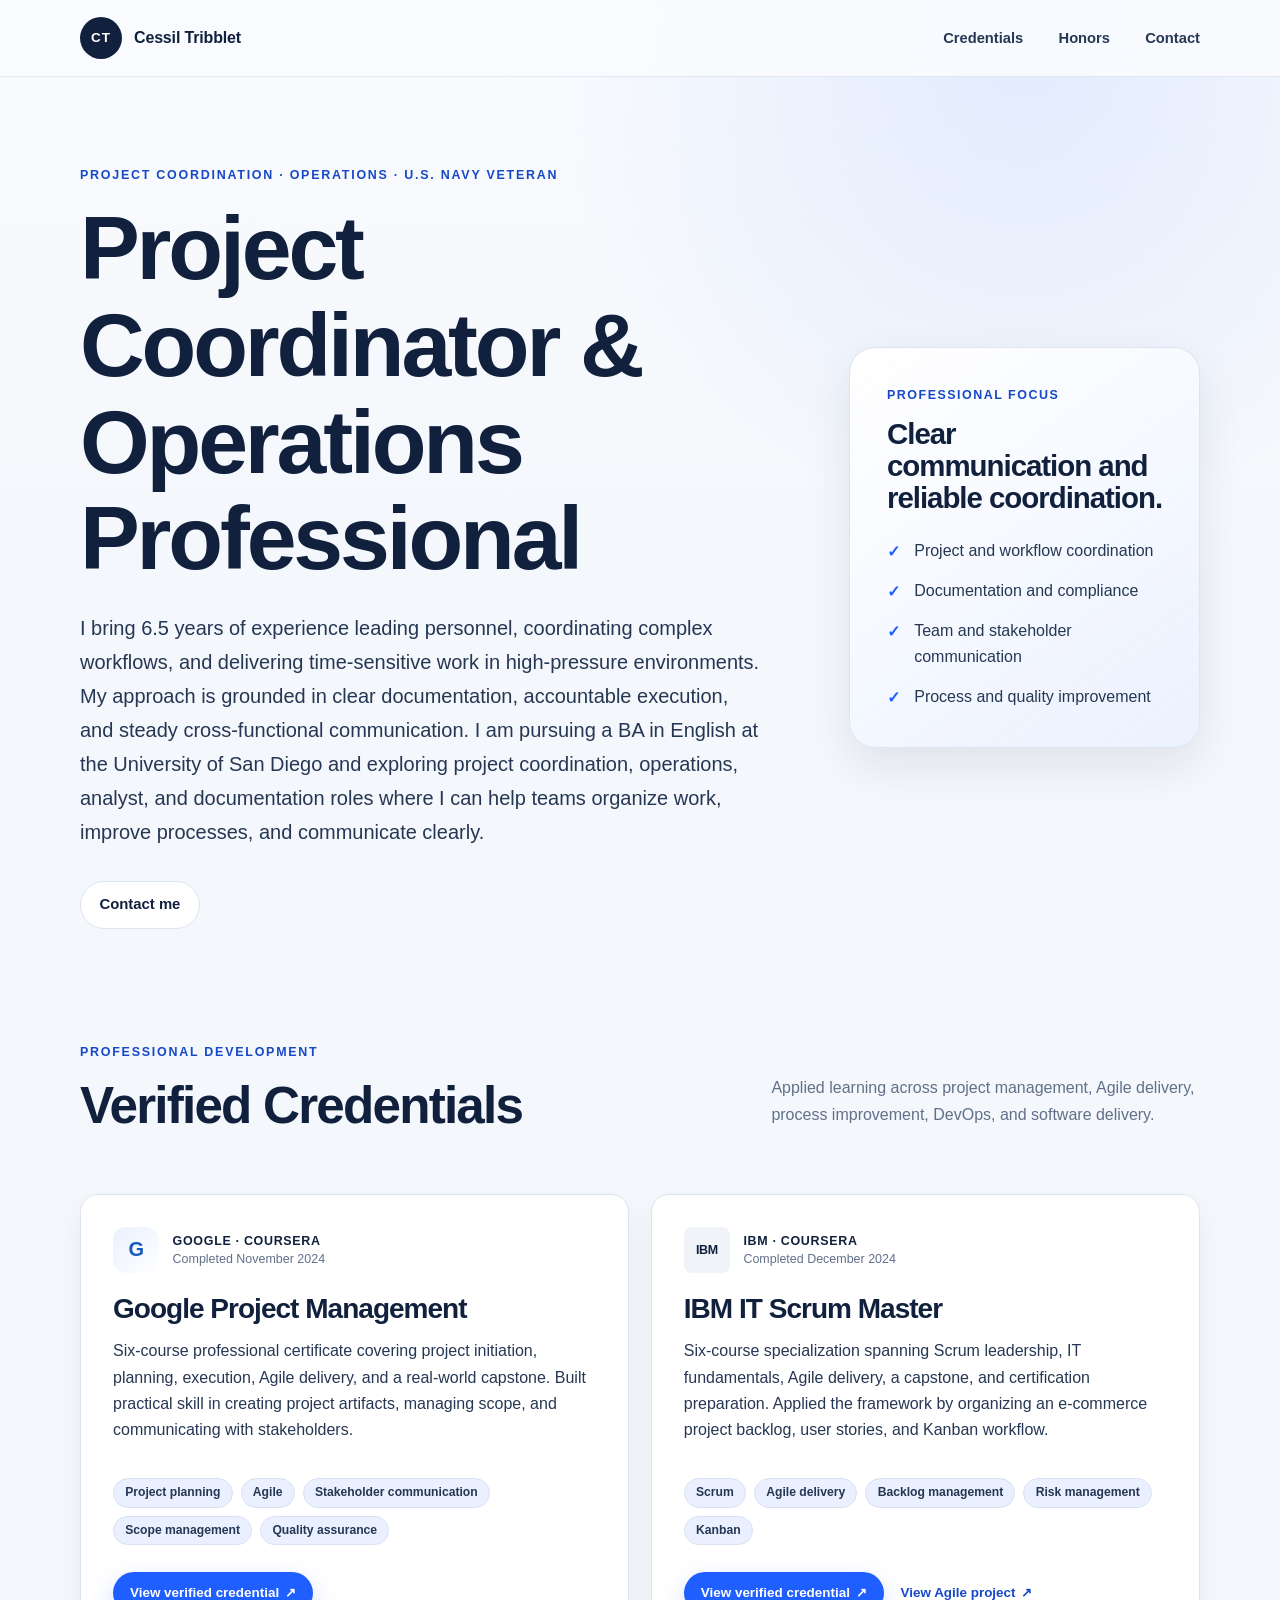
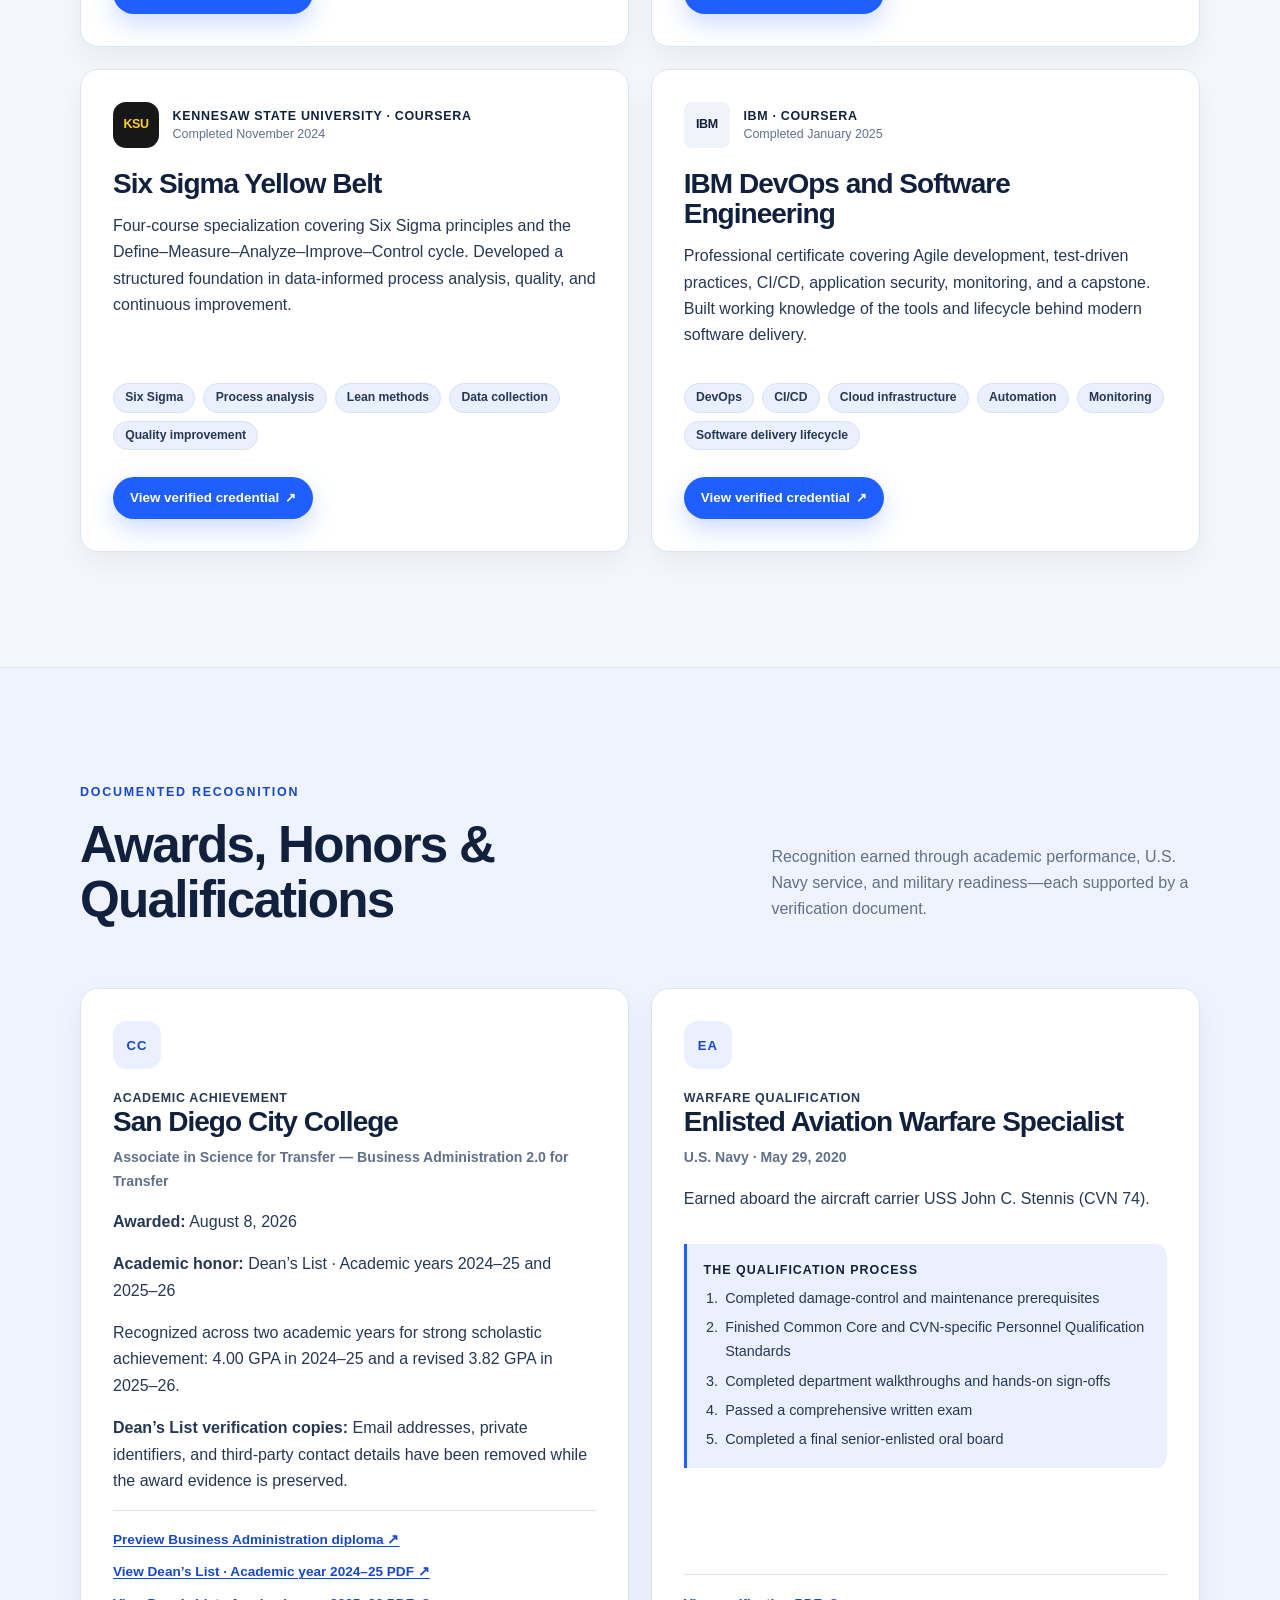
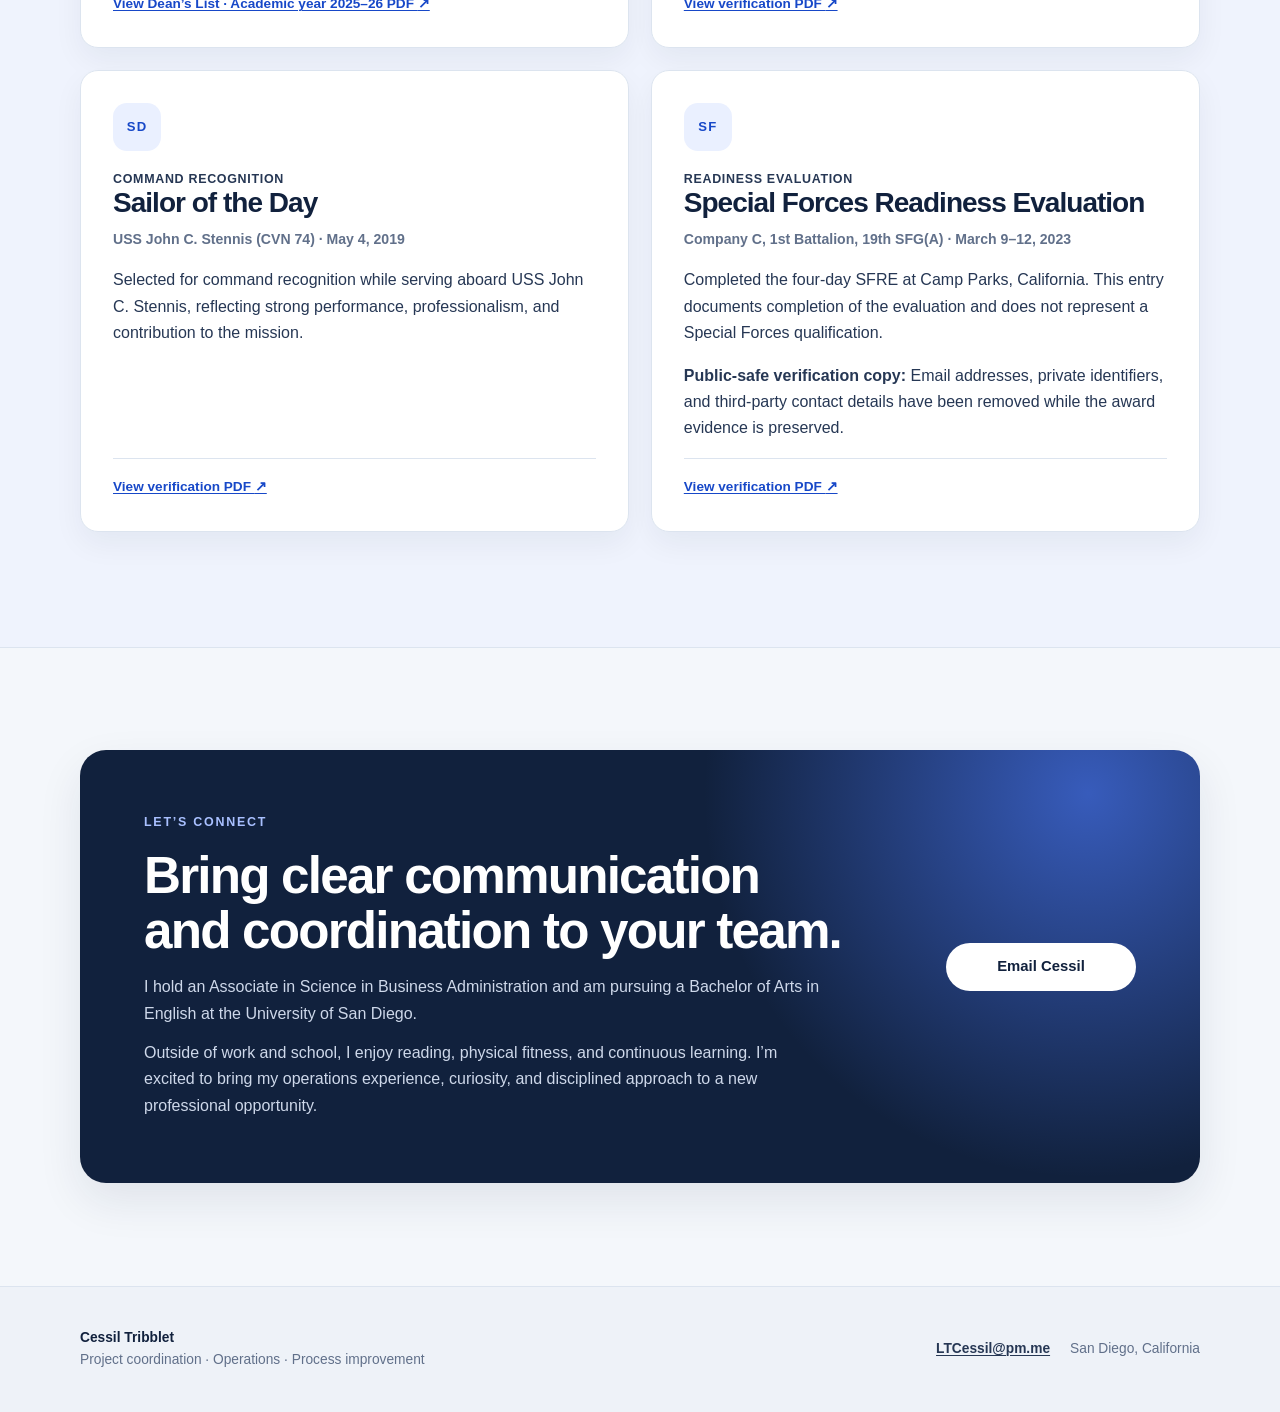
<file: index.html>
<!doctype html>
<html lang="en">
  <head>
    <meta charset="utf-8">
    <meta name="viewport" content="width=device-width, initial-scale=1">
    <title>Cessil Tribblet | Project Coordinator &amp; Operations Professional</title>
    <meta
      name="description"
      content="Cessil Tribblet is a U.S. Navy veteran and project coordination professional with experience leading teams, coordinating complex operations, and improving processes."
    >
    <meta name="theme-color" content="#11213d">
    <link rel="canonical" href="https://tcessil.github.io/cessil-professional-certificates/">
    <link rel="icon" href="favicon.svg" type="image/svg+xml">
    <link rel="stylesheet" href="styles.css">

    <meta property="og:type" content="website">
    <meta property="og:title" content="Cessil Tribblet | Project Coordinator &amp; Operations Professional">
    <meta
      property="og:description"
      content="U.S. Navy veteran and English student bringing experience in documentation, project coordination, and operations."
    >
    <meta property="og:url" content="https://tcessil.github.io/cessil-professional-certificates/">
    <meta
      property="og:image"
      content="https://tcessil.github.io/cessil-professional-certificates/assets/cessil-tribblet-social-card.png"
    >
    <meta name="twitter:card" content="summary_large_image">
  </head>
  <body id="top">
    <a class="skip-link" href="#main-content">Skip to content</a>

    <header class="site-header">
      <div class="container site-header__inner">
        <a class="brand" href="#top" aria-label="Cessil Tribblet, home">
          <span class="brand__mark" aria-hidden="true">CT</span>
          <span class="brand__name">Cessil Tribblet</span>
        </a>

        <nav class="site-nav" aria-label="Primary navigation">
          <a href="#credentials">Credentials</a>
          <a href="#honors">Honors</a>
          <a href="#contact">Contact</a>
        </nav>
      </div>
    </header>

    <main id="main-content">
      <section class="hero" aria-labelledby="hero-title">
        <div class="container hero__grid">
          <div class="hero__copy">
            <p class="eyebrow">Project coordination · Operations · U.S. Navy veteran</p>
            <h1 id="hero-title">Project Coordinator &amp; Operations Professional</h1>
            <p class="hero__lead">
              I bring 6.5 years of experience leading personnel, coordinating complex
              workflows, and delivering time-sensitive work in high-pressure environments.
              My approach is grounded in clear documentation, accountable execution, and
              steady cross-functional communication. I am pursuing a BA in English at the
              University of San Diego and exploring project coordination, operations,
              analyst, and documentation roles where I can help teams organize work,
              improve processes, and communicate clearly.
            </p>
            <div class="button-row">
              <a
                class="button button--secondary"
                href="mailto:LTCessil@pm.me"
              >Contact me</a>
            </div>
          </div>

          <aside class="focus-card" aria-label="Professional focus">
            <p class="focus-card__label">Professional focus</p>
            <h2>Clear communication and reliable coordination.</h2>
            <ul class="check-list">
              <li>Project and workflow coordination</li>
              <li>Documentation and compliance</li>
              <li>Team and stakeholder communication</li>
              <li>Process and quality improvement</li>
            </ul>
          </aside>
        </div>
      </section>

      <section class="section" id="credentials" aria-labelledby="credentials-title">
        <div class="container">
          <div class="section-heading">
            <div>
              <p class="eyebrow">Professional development</p>
              <h2 id="credentials-title">Verified Credentials</h2>
            </div>
            <p>
              Applied learning across project management, Agile delivery, process
              improvement, DevOps, and software delivery.
            </p>
          </div>

          <div class="card-grid">
            <article class="credential-card">
              <div class="card-meta">
                <span class="provider-mark provider-mark--google" aria-hidden="true">G</span>
                <div>
                  <p class="card-kicker">Google · Coursera</p>
                  <p class="card-date">Completed November 2024</p>
                </div>
              </div>
              <h3>Google Project Management</h3>
              <p>
                Six-course professional certificate covering project initiation, planning,
                execution, Agile delivery, and a real-world capstone. Built practical skill in
                creating project artifacts, managing scope, and communicating with stakeholders.
              </p>
              <ul class="skill-list" aria-label="Google Project Management skills">
                <li>Project planning</li>
                <li>Agile</li>
                <li>Stakeholder communication</li>
                <li>Scope management</li>
                <li>Quality assurance</li>
              </ul>
              <div class="card-actions">
                <a
                  class="button button--small button--primary"
                  href="https://coursera.org/share/e9aaa9e105912c2ad9696f00c17c9cfe"
                  target="_blank"
                  rel="noopener noreferrer"
                >View verified credential <span aria-hidden="true">↗</span></a>
              </div>
            </article>

            <article class="credential-card">
              <div class="card-meta">
                <span class="provider-mark provider-mark--ibm" aria-hidden="true">IBM</span>
                <div>
                  <p class="card-kicker">IBM · Coursera</p>
                  <p class="card-date">Completed December 2024</p>
                </div>
              </div>
              <h3>IBM IT Scrum Master</h3>
              <p>
                Six-course specialization spanning Scrum leadership, IT fundamentals, Agile
                delivery, a capstone, and certification preparation. Applied the framework by
                organizing an e-commerce project backlog, user stories, and Kanban workflow.
              </p>
              <ul class="skill-list" aria-label="IBM IT Scrum Master skills">
                <li>Scrum</li>
                <li>Agile delivery</li>
                <li>Backlog management</li>
                <li>Risk management</li>
                <li>Kanban</li>
              </ul>
              <div class="card-actions">
                <a
                  class="button button--small button--primary"
                  href="https://coursera.org/share/348c59db817563649cbb80da0dcefb44"
                  target="_blank"
                  rel="noopener noreferrer"
                >View verified credential <span aria-hidden="true">↗</span></a>
                <a
                  class="button button--small button--text"
                  href="https://github.com/users/tcessil/projects/3/views/1"
                  target="_blank"
                  rel="noopener noreferrer"
                >View Agile project <span aria-hidden="true">↗</span></a>
              </div>
            </article>

            <article class="credential-card">
              <div class="card-meta">
                <span class="provider-mark provider-mark--ksu" aria-hidden="true">KSU</span>
                <div>
                  <p class="card-kicker">Kennesaw State University · Coursera</p>
                  <p class="card-date">Completed November 2024</p>
                </div>
              </div>
              <h3>Six Sigma Yellow Belt</h3>
              <p>
                Four-course specialization covering Six Sigma principles and the
                Define–Measure–Analyze–Improve–Control cycle. Developed a structured foundation
                in data-informed process analysis, quality, and continuous improvement.
              </p>
              <ul class="skill-list" aria-label="Six Sigma Yellow Belt skills">
                <li>Six Sigma</li>
                <li>Process analysis</li>
                <li>Lean methods</li>
                <li>Data collection</li>
                <li>Quality improvement</li>
              </ul>
              <div class="card-actions">
                <a
                  class="button button--small button--primary"
                  href="https://coursera.org/share/83929f56cca2e607da78c33dd0ff02c2"
                  target="_blank"
                  rel="noopener noreferrer"
                >View verified credential <span aria-hidden="true">↗</span></a>
              </div>
            </article>

            <article class="credential-card">
              <div class="card-meta">
                <span class="provider-mark provider-mark--ibm" aria-hidden="true">IBM</span>
                <div>
                  <p class="card-kicker">IBM · Coursera</p>
                  <p class="card-date">Completed January 2025</p>
                </div>
              </div>
              <h3>IBM DevOps and Software Engineering</h3>
              <p>
                Professional certificate covering Agile development, test-driven practices,
                CI/CD, application security, monitoring, and a capstone. Built working knowledge
                of the tools and lifecycle behind modern software delivery.
              </p>
              <ul class="skill-list" aria-label="IBM DevOps and Software Engineering skills">
                <li>DevOps</li>
                <li>CI/CD</li>
                <li>Cloud infrastructure</li>
                <li>Automation</li>
                <li>Monitoring</li>
                <li>Software delivery lifecycle</li>
              </ul>
              <div class="card-actions">
                <a
                  class="button button--small button--primary"
                  href="https://coursera.org/share/6cea06aace1ed1cd65e06bc92f96dcbf"
                  target="_blank"
                  rel="noopener noreferrer"
                >View verified credential <span aria-hidden="true">↗</span></a>
              </div>
            </article>
          </div>
        </div>
      </section>

      <section class="section section--tinted" id="honors" aria-labelledby="honors-title">
        <div class="container">
          <div class="section-heading">
            <div>
              <p class="eyebrow">Documented recognition</p>
              <h2 id="honors-title">Awards, Honors &amp; Qualifications</h2>
            </div>
            <p>
              Recognition earned through academic performance, U.S. Navy service, and
              military readiness—each supported by a verification document.
            </p>
          </div>

          <div class="honors-grid">
            <article class="honor-card">
              <div class="honor-card__icon" aria-hidden="true">CC</div>
              <p class="card-kicker">Academic achievement</p>
              <h3>San Diego City College</h3>
              <p class="honor-card__source">Associate in Science for Transfer — Business Administration 2.0 for Transfer</p>
              <p><strong>Awarded:</strong> August 8, 2026</p>
              <p><strong>Academic honor:</strong> Dean’s List · Academic years 2024–25 and 2025–26</p>
              <p>
                Recognized across two academic years for strong scholastic achievement:
                4.00 GPA in 2024–25 and a revised 3.82 GPA in 2025–26.
              </p>
              <p>
                <strong>Dean’s List verification copies:</strong> Email addresses, private
                identifiers, and third-party contact details have been removed while the
                award evidence is preserved.
              </p>
              <div class="document-links" aria-label="San Diego City College academic verification documents">
                <a href="documents/sdcc-business-administration-diploma.pdf" target="_blank" rel="noopener">
                  Preview Business Administration diploma <span aria-hidden="true">↗</span>
                </a>
                <a href="documents/deans-list-2024-2025.pdf" target="_blank" rel="noopener">
                  View Dean’s List · Academic year 2024–25 PDF <span aria-hidden="true">↗</span>
                </a>
                <a href="documents/deans-list-2025-2026.pdf" target="_blank" rel="noopener">
                  View Dean’s List · Academic year 2025–26 PDF <span aria-hidden="true">↗</span>
                </a>
              </div>
            </article>

            <article class="honor-card">
              <div class="honor-card__icon" aria-hidden="true">EA</div>
              <p class="card-kicker">Warfare qualification</p>
              <h3>Enlisted Aviation Warfare Specialist</h3>
              <p class="honor-card__source">U.S. Navy · May 29, 2020</p>
              <p>
                Earned aboard the aircraft carrier USS John C. Stennis (CVN 74).
              </p>
              <div class="qualification-process">
                <p class="qualification-process__title">The qualification process</p>
                <ol class="qualification-process__steps">
                  <li>Completed damage-control and maintenance prerequisites</li>
                  <li>Finished Common Core and CVN-specific Personnel Qualification Standards</li>
                  <li>Completed department walkthroughs and hands-on sign-offs</li>
                  <li>Passed a comprehensive written exam</li>
                  <li>Completed a final senior-enlisted oral board</li>
                </ol>
              </div>
              <div class="document-links">
                <a href="documents/eaws-qualification-2020.pdf" target="_blank" rel="noopener">
                  View verification PDF <span aria-hidden="true">↗</span>
                </a>
              </div>
            </article>

            <article class="honor-card">
              <div class="honor-card__icon" aria-hidden="true">SD</div>
              <p class="card-kicker">Command recognition</p>
              <h3>Sailor of the Day</h3>
              <p class="honor-card__source">USS John C. Stennis (CVN 74) · May 4, 2019</p>
              <p>
                Selected for command recognition while serving aboard USS John C. Stennis,
                reflecting strong performance, professionalism, and contribution to the mission.
              </p>
              <div class="document-links">
                <a href="documents/sailor-of-the-day-2019.pdf" target="_blank" rel="noopener">
                  View verification PDF <span aria-hidden="true">↗</span>
                </a>
              </div>
            </article>

            <article class="honor-card">
              <div class="honor-card__icon" aria-hidden="true">SF</div>
              <p class="card-kicker">Readiness evaluation</p>
              <h3>Special Forces Readiness Evaluation</h3>
              <p class="honor-card__source">Company C, 1st Battalion, 19th SFG(A) · March 9–12, 2023</p>
              <p>
                Completed the four-day SFRE at Camp Parks, California. This entry documents
                completion of the evaluation and does not represent a Special Forces qualification.
              </p>
              <p>
                <strong>Public-safe verification copy:</strong> Email addresses, private
                identifiers, and third-party contact details have been removed while the
                award evidence is preserved.
              </p>
              <div class="document-links">
                <a href="documents/sfre-completion-2023.pdf" target="_blank" rel="noopener">
                  View verification PDF <span aria-hidden="true">↗</span>
                </a>
              </div>
            </article>
          </div>
        </div>
      </section>

      <section class="section contact-section" id="contact" aria-labelledby="contact-title">
        <div class="container">
          <div class="contact-card">
            <div>
              <p class="eyebrow">Let’s connect</p>
              <h2 id="contact-title">Bring clear communication and coordination to your team.</h2>
              <div class="contact-card__details">
          <p>
            I hold an Associate in Science in Business Administration and am pursuing
            a Bachelor of Arts in English at the University of San Diego.
          </p>
          <p>
            Outside of work and school, I enjoy reading, physical fitness, and continuous
            learning. I’m excited to bring my operations experience, curiosity, and
            disciplined approach to a new professional opportunity.
          </p>
        </div>
            </div>
            <div class="contact-card__actions">
              <a class="button button--primary button--light" href="mailto:LTCessil@pm.me">
                Email Cessil
              </a>
            </div>
          </div>
        </div>
      </section>
    </main>

    <footer class="site-footer">
      <div class="container site-footer__inner">
        <div>
          <p class="site-footer__name">Cessil Tribblet</p>
          <p>Project coordination · Operations · Process improvement</p>
        </div>
        <div class="site-footer__links">
          <a href="mailto:LTCessil@pm.me">LTCessil@pm.me</a>
          <span>San Diego, California</span>
        </div>
      </div>
    </footer>
  </body>
</html>
</file>
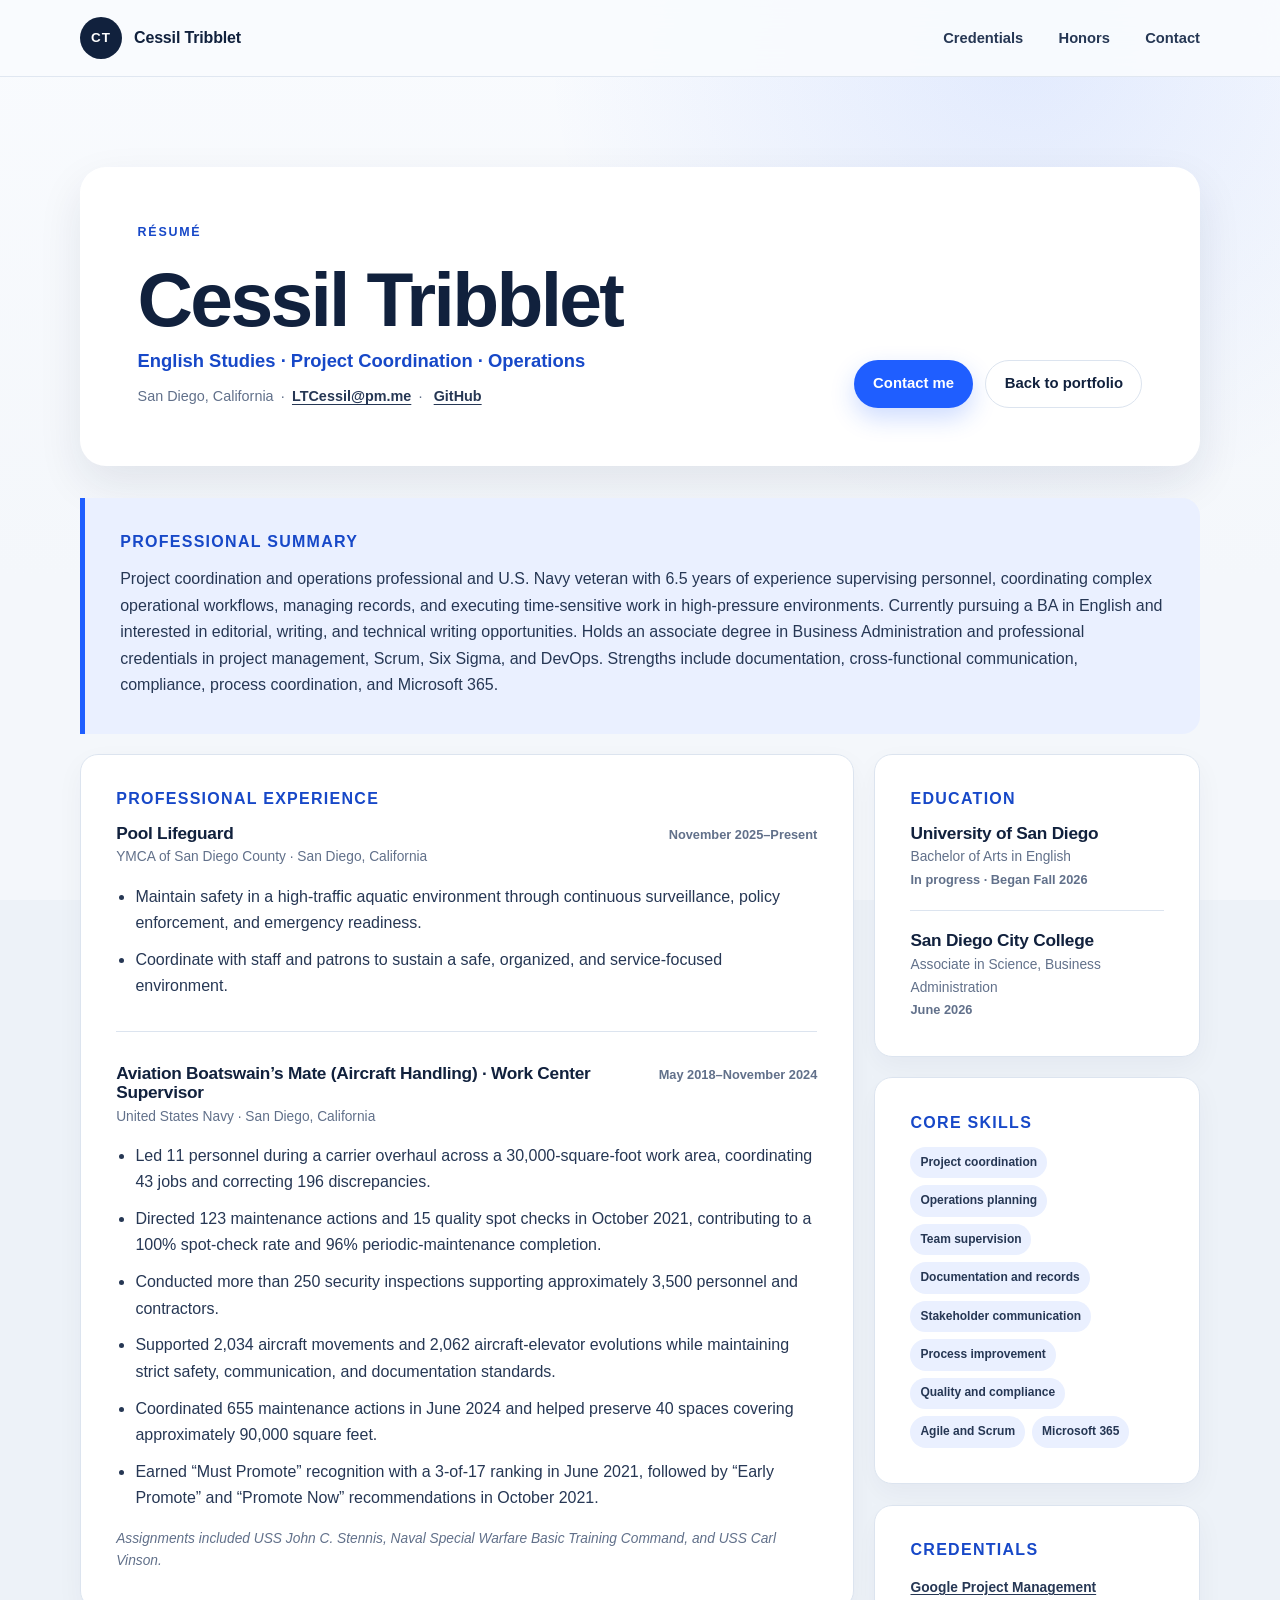
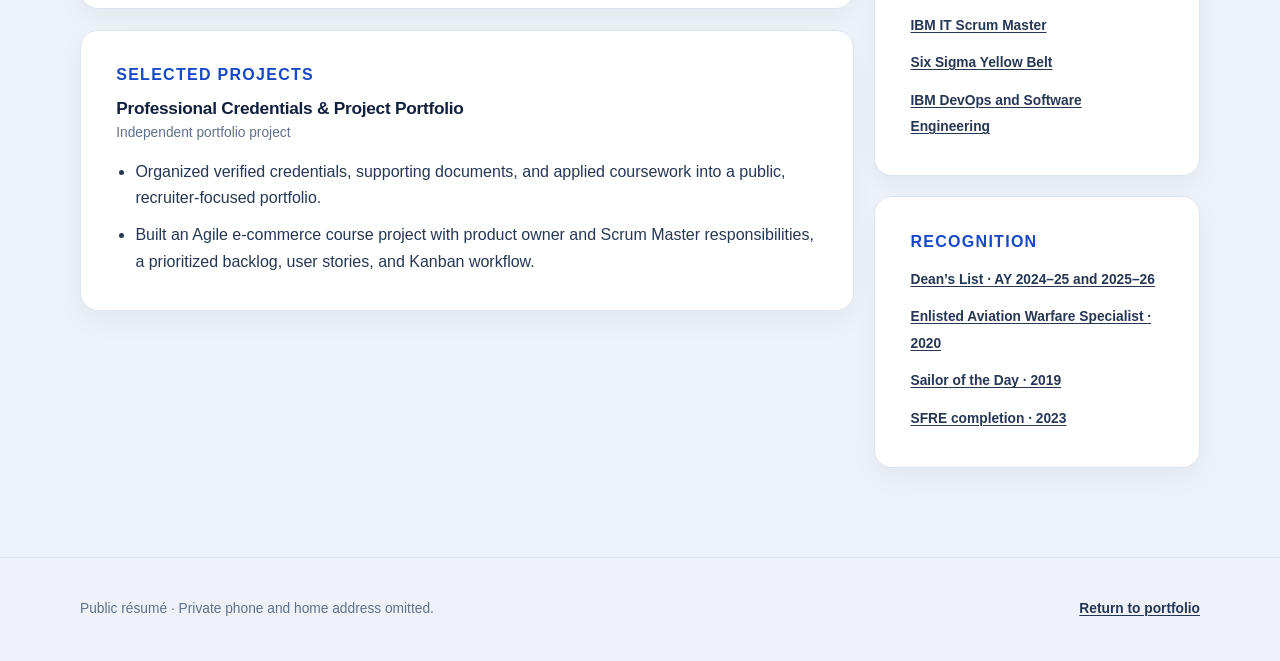
<file: resume.html>
<!doctype html>
<html lang="en">
  <head>
    <meta charset="utf-8">
    <meta name="viewport" content="width=device-width, initial-scale=1">
    <title>Résumé | Cessil Tribblet</title>
    <meta
      name="description"
      content="Résumé for Cessil Tribblet, an English student and U.S. Navy veteran with experience in project coordination, documentation, and operations."
    >
    <meta name="theme-color" content="#11213d">
    <link rel="icon" href="favicon.svg" type="image/svg+xml">
    <link rel="stylesheet" href="styles.css">
  </head>
  <body class="resume-body" id="top">
    <a class="skip-link" href="#resume-content">Skip to résumé</a>

    <header class="site-header">
      <div class="container site-header__inner">
        <a class="brand" href="index.html" aria-label="Return to Cessil Tribblet portfolio">
          <span class="brand__mark" aria-hidden="true">CT</span>
          <span class="brand__name">Cessil Tribblet</span>
        </a>
        <nav class="site-nav" aria-label="Résumé navigation">
          <a href="index.html#credentials">Credentials</a>
          <a href="index.html#honors">Honors</a>
          <a href="mailto:LTCessil@pm.me">Contact</a>
        </nav>
      </div>
    </header>

    <main class="resume-page" id="resume-content">
      <div class="container">
        <header class="resume-intro">
          <div>
            <p class="eyebrow">Résumé</p>
            <h1>Cessil Tribblet</h1>
            <p class="resume-intro__title">English Studies · Project Coordination · Operations</p>
            <p class="resume-intro__contact">
              <span>San Diego, California</span>
              <span><a href="mailto:LTCessil@pm.me">LTCessil@pm.me</a></span>
              <span>
                <a href="https://github.com/tcessil" target="_blank" rel="noopener noreferrer">GitHub</a>
              </span>
            </p>
          </div>
          <div class="button-row resume-intro__actions">
            <a class="button button--primary" href="mailto:LTCessil@pm.me">Contact me</a>
            <a class="button button--secondary" href="index.html">Back to portfolio</a>
          </div>
        </header>

        <section class="resume-summary" aria-labelledby="summary-title">
          <h2 id="summary-title">Professional summary</h2>
          <p>
            Project coordination and operations professional and U.S. Navy veteran with
            6.5 years of experience supervising personnel, coordinating complex operational
            workflows, managing records, and executing time-sensitive work in high-pressure
            environments. Currently pursuing a BA in English and interested in editorial,
            writing, and technical writing opportunities. Holds an associate degree in Business
            Administration and professional credentials in project management, Scrum, Six Sigma,
            and DevOps. Strengths include documentation, cross-functional communication,
            compliance, process coordination, and Microsoft 365.
          </p>
        </section>

        <div class="resume-layout">
          <div class="resume-main">
            <section class="resume-section" aria-labelledby="experience-title">
              <h2 id="experience-title">Professional experience</h2>

              <article class="resume-role">
                <header>
                  <div>
                    <h3>Pool Lifeguard</h3>
                    <p>YMCA of San Diego County · San Diego, California</p>
                  </div>
                  <p class="resume-date">November 2025–Present</p>
                </header>
                <ul>
                  <li>
                    Maintain safety in a high-traffic aquatic environment through continuous
                    surveillance, policy enforcement, and emergency readiness.
                  </li>
                  <li>
                    Coordinate with staff and patrons to sustain a safe, organized, and
                    service-focused environment.
                  </li>
                </ul>
              </article>

              <article class="resume-role">
                <header>
                  <div>
                    <h3>Aviation Boatswain’s Mate (Aircraft Handling) · Work Center Supervisor</h3>
                    <p>United States Navy · San Diego, California</p>
                  </div>
                  <p class="resume-date">May 2018–November 2024</p>
                </header>
                <ul>
                  <li>
                    Led 11 personnel during a carrier overhaul across a 30,000-square-foot
                    work area, coordinating 43 jobs and correcting 196 discrepancies.
                  </li>
                  <li>
                    Directed 123 maintenance actions and 15 quality spot checks in October 2021,
                    contributing to a 100% spot-check rate and 96% periodic-maintenance completion.
                  </li>
                  <li>
                    Conducted more than 250 security inspections supporting approximately
                    3,500 personnel and contractors.
                  </li>
                  <li>
                    Supported 2,034 aircraft movements and 2,062 aircraft-elevator evolutions
                    while maintaining strict safety, communication, and documentation standards.
                  </li>
                  <li>
                    Coordinated 655 maintenance actions in June 2024 and helped preserve
                    40 spaces covering approximately 90,000 square feet.
                  </li>
                  <li>
                    Earned “Must Promote” recognition with a 3-of-17 ranking in June 2021,
                    followed by “Early Promote” and “Promote Now” recommendations in October 2021.
                  </li>
                </ul>
                <p class="resume-role__note">
                  Assignments included USS John C. Stennis, Naval Special Warfare Basic Training
                  Command, and USS Carl Vinson.
                </p>
              </article>
            </section>

            <section class="resume-section" aria-labelledby="projects-title">
              <h2 id="projects-title">Selected projects</h2>
              <article class="resume-role resume-role--compact">
                <header>
                  <div>
                    <h3>Professional Credentials &amp; Project Portfolio</h3>
                    <p>Independent portfolio project</p>
                  </div>
                </header>
                <ul>
                  <li>
                    Organized verified credentials, supporting documents, and applied coursework
                    into a public, recruiter-focused portfolio.
                  </li>
                  <li>
                    Built an Agile e-commerce course project with product owner and Scrum Master
                    responsibilities, a prioritized backlog, user stories, and Kanban workflow.
                  </li>
                </ul>
              </article>
            </section>
          </div>

          <aside class="resume-sidebar" aria-label="Education, credentials, and skills">
            <section class="resume-section" aria-labelledby="education-title">
              <h2 id="education-title">Education</h2>
              <div class="resume-item">
                <h3>University of San Diego</h3>
                <p>Bachelor of Arts in English</p>
                <p class="resume-date">In progress · Began Fall 2026</p>
              </div>
              <div class="resume-item">
                <h3>San Diego City College</h3>
                <p>Associate in Science, Business Administration</p>
                <p class="resume-date">June 2026</p>
              </div>
            </section>

            <section class="resume-section" aria-labelledby="skills-title">
              <h2 id="skills-title">Core skills</h2>
              <ul class="resume-skill-list">
                <li>Project coordination</li>
                <li>Operations planning</li>
                <li>Team supervision</li>
                <li>Documentation and records</li>
                <li>Stakeholder communication</li>
                <li>Process improvement</li>
                <li>Quality and compliance</li>
                <li>Agile and Scrum</li>
                <li>Microsoft 365</li>
              </ul>
            </section>

            <section class="resume-section" aria-labelledby="certifications-title">
              <h2 id="certifications-title">Credentials</h2>
              <ul class="resume-link-list">
                <li><a href="index.html#credentials">Google Project Management</a></li>
                <li><a href="index.html#credentials">IBM IT Scrum Master</a></li>
                <li><a href="index.html#credentials">Six Sigma Yellow Belt</a></li>
                <li><a href="index.html#credentials">IBM DevOps and Software Engineering</a></li>
              </ul>
            </section>

            <section class="resume-section" aria-labelledby="recognition-title">
              <h2 id="recognition-title">Recognition</h2>
              <ul class="resume-link-list">
                <li><a href="index.html#honors">Dean’s List · AY 2024–25 and 2025–26</a></li>
                <li><a href="index.html#honors">Enlisted Aviation Warfare Specialist · 2020</a></li>
                <li><a href="index.html#honors">Sailor of the Day · 2019</a></li>
                <li><a href="index.html#honors">SFRE completion · 2023</a></li>
              </ul>
            </section>
          </aside>
        </div>
      </div>
    </main>

    <footer class="site-footer">
      <div class="container site-footer__inner">
        <p>Public résumé · Private phone and home address omitted.</p>
        <a href="index.html">Return to portfolio</a>
      </div>
    </footer>
  </body>
</html>
</file>
<file: styles.css>
:root {
  --ink: #11213d;
  --ink-soft: #263754;
  --muted: #61708a;
  --blue: #1f5eff;
  --blue-deep: #1748c8;
  --paper: #f4f7fb;
  --card: #ffffff;
  --line: #dce4ef;
  --soft-blue: #eaf0ff;
  --warm: #f7f2e8;
  --shadow: 0 18px 45px rgba(17, 33, 61, 0.09);
  --radius-lg: 26px;
  --radius-md: 18px;
  --radius-sm: 12px;
  --container: 1120px;
}

*,
*::before,
*::after {
  box-sizing: border-box;
}

html {
  scroll-behavior: smooth;
}

body {
  margin: 0;
  color: var(--ink);
  background: var(--paper);
  font-family:
    Inter, ui-sans-serif, -apple-system, BlinkMacSystemFont, "Segoe UI", sans-serif;
  font-size: 1rem;
  line-height: 1.65;
  text-rendering: optimizeLegibility;
  -webkit-font-smoothing: antialiased;
}

body::before {
  position: fixed;
  z-index: -1;
  inset: 0;
  background:
    radial-gradient(circle at 80% 5%, rgba(31, 94, 255, 0.10), transparent 30rem),
    linear-gradient(180deg, #f9fbfe 0, var(--paper) 36rem);
  content: "";
}

img,
svg {
  display: block;
  max-width: 100%;
}

a {
  color: inherit;
  text-decoration-thickness: 0.08em;
  text-underline-offset: 0.18em;
}

a:hover {
  color: var(--blue-deep);
}

button,
a {
  -webkit-tap-highlight-color: transparent;
}

:focus-visible {
  outline: 3px solid rgba(31, 94, 255, 0.45);
  outline-offset: 4px;
  border-radius: 6px;
}

h1,
h2,
h3,
p {
  margin-top: 0;
}

h1,
h2,
h3 {
  color: var(--ink);
  font-weight: 800;
  line-height: 1.08;
  letter-spacing: -0.035em;
}

h1 {
  font-size: clamp(3.25rem, 7vw, 5.7rem);
}

h2 {
  font-size: clamp(2.2rem, 4vw, 3.8rem);
}

h3 {
  font-size: clamp(1.35rem, 2.3vw, 1.75rem);
}

.container {
  width: min(calc(100% - 2.5rem), var(--container));
  margin-inline: auto;
}

.skip-link {
  position: fixed;
  z-index: 100;
  top: 0.75rem;
  left: 0.75rem;
  padding: 0.7rem 1rem;
  border-radius: 8px;
  color: white;
  background: var(--ink);
  transform: translateY(-150%);
  transition: transform 160ms ease;
}

.skip-link:focus {
  transform: translateY(0);
}

.site-header {
  position: sticky;
  z-index: 50;
  top: 0;
  border-bottom: 1px solid rgba(220, 228, 239, 0.88);
  background: rgba(249, 251, 254, 0.92);
  -webkit-backdrop-filter: blur(16px);
  backdrop-filter: blur(16px);
}

.site-header__inner {
  display: flex;
  min-height: 76px;
  align-items: center;
  justify-content: space-between;
  gap: 2rem;
}

.brand {
  display: inline-flex;
  align-items: center;
  gap: 0.75rem;
  color: var(--ink);
  font-weight: 800;
  text-decoration: none;
}

.brand:hover {
  color: var(--ink);
}

.brand__mark {
  display: grid;
  width: 42px;
  height: 42px;
  place-items: center;
  border-radius: 50%;
  color: white;
  background: var(--ink);
  font-size: 0.84rem;
  letter-spacing: 0.08em;
}

.brand__name {
  letter-spacing: -0.01em;
}

.site-nav {
  display: flex;
  align-items: center;
  gap: clamp(1rem, 3vw, 2.2rem);
}

.site-nav a {
  color: var(--ink-soft);
  font-size: 0.92rem;
  font-weight: 750;
  text-decoration: none;
}

.site-nav a:hover {
  color: var(--blue);
}

.hero {
  padding: clamp(3.5rem, 7vw, 6.4rem) 0 0;
}

.hero__grid {
  display: grid;
  grid-template-columns: minmax(0, 1.55fr) minmax(300px, 0.8fr);
  align-items: center;
  gap: clamp(3rem, 7vw, 6.5rem);
}

.hero__copy {
  max-width: 760px;
}

.eyebrow {
  margin-bottom: 1rem;
  color: var(--blue-deep);
  font-size: 0.78rem;
  font-weight: 850;
  letter-spacing: 0.14em;
  line-height: 1.4;
  text-transform: uppercase;
}

.hero h1 {
  max-width: 920px;
  margin-bottom: 1.5rem;
}

.hero__lead {
  max-width: 720px;
  margin-bottom: 2rem;
  color: var(--ink-soft);
  font-size: clamp(1.08rem, 1.7vw, 1.25rem);
  line-height: 1.7;
}

.button-row,
.card-actions {
  display: flex;
  flex-wrap: wrap;
  align-items: center;
  gap: 0.75rem;
}

.button {
  display: inline-flex;
  min-height: 48px;
  align-items: center;
  justify-content: center;
  gap: 0.35rem;
  padding: 0.74rem 1.15rem;
  border: 1px solid transparent;
  border-radius: 999px;
  font-size: 0.93rem;
  font-weight: 800;
  line-height: 1.2;
  text-align: center;
  text-decoration: none;
  transition:
    transform 160ms ease,
    box-shadow 160ms ease,
    background-color 160ms ease,
    color 160ms ease;
}

.button:hover {
  transform: translateY(-2px);
}

.button--primary {
  color: white;
  background: var(--blue);
  box-shadow: 0 10px 24px rgba(31, 94, 255, 0.22);
}

.button--primary:hover {
  color: white;
  background: var(--blue-deep);
  box-shadow: 0 14px 28px rgba(31, 94, 255, 0.28);
}

.button--secondary {
  border-color: var(--line);
  color: var(--ink);
  background: white;
}

.button--secondary:hover {
  border-color: #b9c7dc;
  color: var(--ink);
  background: var(--soft-blue);
}

.button--small {
  min-height: 42px;
  padding: 0.62rem 1rem;
  font-size: 0.84rem;
}

.button--text {
  min-height: auto;
  padding-inline: 0.25rem;
  color: var(--blue-deep);
  background: transparent;
}

.button--text:hover {
  color: var(--blue-deep);
  box-shadow: none;
}

.focus-card {
  padding: clamp(1.7rem, 3vw, 2.3rem);
  border: 1px solid rgba(220, 228, 239, 0.95);
  border-radius: var(--radius-lg);
  background:
    linear-gradient(145deg, rgba(255, 255, 255, 0.98), rgba(234, 240, 255, 0.85));
  box-shadow: var(--shadow);
}

.focus-card__label {
  margin-bottom: 0.8rem;
  color: var(--blue-deep);
  font-size: 0.78rem;
  font-weight: 850;
  letter-spacing: 0.12em;
  text-transform: uppercase;
}

.focus-card h2 {
  margin-bottom: 1.5rem;
  font-size: clamp(1.55rem, 2.3vw, 2.1rem);
}

.check-list {
  display: grid;
  margin: 0;
  padding: 0;
  gap: 0.85rem;
  color: var(--ink-soft);
  list-style: none;
}

.check-list li {
  position: relative;
  padding-left: 1.7rem;
}

.check-list li::before {
  position: absolute;
  top: 0.05rem;
  left: 0;
  color: var(--blue);
  font-weight: 900;
  content: "✓";
}

.section {
  padding: clamp(5rem, 9vw, 8rem) 0;
}

.section--tinted {
  border-block: 1px solid var(--line);
  background: rgba(234, 240, 255, 0.52);
}

.section-heading {
  display: grid;
  margin-bottom: clamp(2.25rem, 5vw, 3.8rem);
  grid-template-columns: minmax(0, 1fr) minmax(280px, 0.65fr);
  align-items: end;
  gap: 2rem;
}

.section-heading h2 {
  margin-bottom: 0;
}

.section-heading > p {
  max-width: 510px;
  margin: 0 0 0.3rem auto;
  color: var(--muted);
}

.card-grid,
.honors-grid {
  display: grid;
  grid-template-columns: repeat(2, minmax(0, 1fr));
  gap: 1.35rem;
}

.credential-card,
.honor-card {
  position: relative;
  display: flex;
  overflow: hidden;
  min-width: 0;
  padding: clamp(1.45rem, 3vw, 2rem);
  flex-direction: column;
  border: 1px solid var(--line);
  border-radius: var(--radius-md);
  background: var(--card);
  box-shadow: 0 12px 30px rgba(17, 33, 61, 0.055);
  transition:
    transform 180ms ease,
    border-color 180ms ease,
    box-shadow 180ms ease;
}

.credential-card:hover,
.honor-card:hover {
  border-color: #bdc9dc;
  box-shadow: 0 18px 40px rgba(17, 33, 61, 0.09);
  transform: translateY(-4px);
}

.card-meta {
  display: flex;
  margin-bottom: 1.35rem;
  align-items: center;
  gap: 0.85rem;
}

.provider-mark {
  display: grid;
  width: 46px;
  height: 46px;
  flex: 0 0 46px;
  place-items: center;
  border-radius: 13px;
  color: white;
  background: var(--ink);
  font-size: 0.78rem;
  font-weight: 900;
  letter-spacing: -0.03em;
}

.provider-mark--google {
  color: #185abc;
  background:
    linear-gradient(135deg, #eaf0ff, #ffffff);
  font-size: 1.25rem;
}

.provider-mark--ibm {
  border-radius: 8px;
  color: var(--ink);
  background: #f0f3f8;
}

.provider-mark--ksu {
  color: #ffcc33;
  background: #171717;
}

.card-kicker,
.card-date {
  margin: 0;
  font-size: 0.78rem;
  line-height: 1.45;
}

.card-kicker {
  color: var(--ink);
  font-weight: 850;
  letter-spacing: 0.055em;
  text-transform: uppercase;
}

.card-date {
  color: var(--muted);
}

.credential-card h3,
.honor-card h3 {
  margin-bottom: 0.85rem;
}

.credential-card > p,
.honor-card > p {
  color: var(--ink-soft);
}

.skill-list {
  display: flex;
  margin: auto 0 1.45rem;
  padding: 1.15rem 0 0;
  flex-wrap: wrap;
  gap: 0.5rem;
  list-style: none;
}

.skill-list li {
  padding: 0.38rem 0.7rem;
  border: 1px solid #d9e2f1;
  border-radius: 999px;
  color: var(--ink-soft);
  background: var(--soft-blue);
  font-size: 0.76rem;
  font-weight: 700;
  line-height: 1.25;
}

.card-actions {
  padding-top: 0.25rem;
}

.honor-card__icon {
  display: grid;
  width: 48px;
  height: 48px;
  margin-bottom: 1.2rem;
  place-items: center;
  border-radius: 14px;
  color: var(--blue-deep);
  background: var(--soft-blue);
  font-size: 0.82rem;
  font-weight: 900;
  letter-spacing: 0.08em;
}

.honor-card__source {
  margin: -0.25rem 0 1rem;
  color: var(--muted) !important;
  font-size: 0.88rem;
  font-weight: 700;
}

.qualification-process {
  margin: 1rem 0 1.2rem;
  padding: 1rem 1.05rem;
  border-left: 3px solid var(--blue);
  border-radius: 0 var(--radius-sm) var(--radius-sm) 0;
  color: var(--ink-soft);
  background: var(--soft-blue);
  font-size: 0.9rem;
}

.qualification-process p {
  margin: 0;
}

.qualification-process__steps {
  display: grid;
  margin: 0;
  padding-left: 1.15rem;
  gap: 0.35rem;
}

.qualification-process__steps li {
  padding-left: 0.2rem;
}

.qualification-process__title {
  margin-bottom: 0.4rem !important;
  color: var(--ink) !important;
  font-size: 0.78rem;
  font-weight: 850;
  letter-spacing: 0.08em;
  text-transform: uppercase;
}

.document-links {
  display: flex;
  margin-top: auto;
  padding-top: 1.1rem;
  flex-wrap: wrap;
  gap: 0.6rem 1rem;
  border-top: 1px solid var(--line);
}

.document-links a {
  color: var(--blue-deep);
  font-size: 0.85rem;
  font-weight: 850;
}

.contact-section {
  padding-block: clamp(4.5rem, 8vw, 7rem);
}

.contact-card {
  display: grid;
  padding: clamp(2rem, 5vw, 4.4rem);
  grid-template-columns: minmax(0, 1.4fr) auto;
  align-items: center;
  gap: 3rem;
  border-radius: var(--radius-lg);
  color: white;
  background:
    radial-gradient(circle at 90% 10%, rgba(76, 123, 255, 0.65), transparent 24rem),
    var(--ink);
  box-shadow: var(--shadow);
}

.contact-card .eyebrow {
  color: #a9c0ff;
}

.contact-card h2 {
  max-width: 700px;
  margin-bottom: 1rem;
  color: white;
}

.contact-card__details {
  max-width: 680px;
  color: #ced8ea;
}

.contact-card__details p {
  margin: 0;
}

.contact-card__details p + p {
  margin-top: 0.8rem;
}

.contact-card__actions {
  display: flex;
  min-width: 190px;
  flex-direction: column;
  align-items: stretch;
  gap: 0.75rem;
}

.button--light {
  color: var(--ink);
  background: white;
  box-shadow: none;
}

.button--light:hover {
  color: var(--ink);
  background: var(--soft-blue);
}

.button--on-dark {
  border-color: rgba(255, 255, 255, 0.35);
  color: white;
  background: transparent;
}

.button--on-dark:hover {
  border-color: white;
  color: white;
  background: rgba(255, 255, 255, 0.08);
}

.site-footer {
  padding: 2.5rem 0;
  border-top: 1px solid var(--line);
  color: var(--muted);
  background: #eef2f8;
  font-size: 0.86rem;
}

.site-footer p {
  margin: 0;
}

.site-footer__inner {
  display: flex;
  align-items: center;
  justify-content: space-between;
  gap: 2rem;
}

.site-footer__name {
  color: var(--ink);
  font-weight: 850;
}

.site-footer__links {
  display: flex;
  flex-wrap: wrap;
  justify-content: flex-end;
  gap: 0.6rem 1.25rem;
}

.site-footer a {
  color: var(--ink-soft);
  font-weight: 750;
}

/* Résumé */

.resume-body {
  background: #edf2f8;
}

.resume-page {
  padding: clamp(3.5rem, 7vw, 6rem) 0;
}

.resume-intro {
  display: flex;
  margin-bottom: 2rem;
  padding: clamp(2rem, 5vw, 3.6rem);
  align-items: end;
  justify-content: space-between;
  gap: 2rem;
  border-radius: var(--radius-lg);
  background: white;
  box-shadow: var(--shadow);
}

.resume-intro h1 {
  margin-bottom: 0.35rem;
  font-size: clamp(2.7rem, 6vw, 4.8rem);
}

.resume-intro__title {
  margin-bottom: 0.5rem;
  color: var(--blue-deep);
  font-size: 1.15rem;
  font-weight: 800;
}

.resume-intro__contact {
  display: flex;
  margin: 0;
  align-items: center;
  flex-wrap: wrap;
  gap: 0.15rem 0.45rem;
  color: var(--muted);
  font-size: 0.9rem;
}

.resume-intro__contact span + span::before {
  margin-right: 0.45rem;
  color: var(--muted);
  content: "·";
}

.resume-intro__contact a {
  color: var(--ink-soft);
  font-weight: 700;
}

.resume-intro__actions {
  flex: 0 0 auto;
}

.resume-summary {
  margin-bottom: 1.3rem;
  padding: clamp(1.5rem, 3vw, 2.2rem);
  border-left: 5px solid var(--blue);
  border-radius: 0 var(--radius-md) var(--radius-md) 0;
  background: var(--soft-blue);
}

.resume-summary h2,
.resume-section > h2 {
  margin-bottom: 1rem;
  color: var(--blue-deep);
  font-size: 1rem;
  letter-spacing: 0.08em;
  text-transform: uppercase;
}

.resume-summary p {
  margin: 0;
  color: var(--ink-soft);
}

.resume-layout {
  display: grid;
  grid-template-columns: minmax(0, 1.9fr) minmax(260px, 0.8fr);
  align-items: start;
  gap: 1.3rem;
}

.resume-main,
.resume-sidebar {
  display: grid;
  gap: 1.3rem;
}

.resume-section {
  padding: clamp(1.5rem, 3vw, 2.2rem);
  border: 1px solid var(--line);
  border-radius: var(--radius-md);
  background: white;
  box-shadow: 0 10px 28px rgba(17, 33, 61, 0.045);
}

.resume-role + .resume-role {
  margin-top: 2rem;
  padding-top: 2rem;
  border-top: 1px solid var(--line);
}

.resume-role header {
  display: flex;
  margin-bottom: 0.9rem;
  align-items: start;
  justify-content: space-between;
  gap: 1.5rem;
}

.resume-role h3,
.resume-item h3 {
  margin-bottom: 0.25rem;
  font-size: 1.08rem;
  letter-spacing: -0.015em;
}

.resume-role header p,
.resume-item p {
  margin: 0;
  color: var(--muted);
  font-size: 0.86rem;
}

.resume-date {
  flex: 0 0 auto;
  color: var(--muted) !important;
  font-size: 0.8rem !important;
  font-weight: 750;
}

.resume-role ul {
  margin: 0;
  padding-left: 1.2rem;
  color: var(--ink-soft);
}

.resume-role li + li {
  margin-top: 0.65rem;
}

.resume-role__note {
  margin: 1rem 0 0;
  color: var(--muted);
  font-size: 0.86rem;
  font-style: italic;
}

.resume-item + .resume-item {
  margin-top: 1.25rem;
  padding-top: 1.25rem;
  border-top: 1px solid var(--line);
}

.resume-skill-list,
.resume-link-list {
  margin: 0;
  padding: 0;
  list-style: none;
}

.resume-skill-list {
  display: flex;
  flex-wrap: wrap;
  gap: 0.45rem;
}

.resume-skill-list li {
  padding: 0.36rem 0.62rem;
  border-radius: 999px;
  color: var(--ink-soft);
  background: var(--soft-blue);
  font-size: 0.75rem;
  font-weight: 700;
}

.resume-link-list li + li {
  margin-top: 0.7rem;
}

.resume-link-list a {
  color: var(--ink-soft);
  font-size: 0.86rem;
  font-weight: 700;
}

@keyframes rise-in {
  from {
    opacity: 0;
    transform: translateY(12px);
  }
  to {
    opacity: 1;
    transform: translateY(0);
  }
}

.hero__copy,
.focus-card,
.card-grid,
.honors-grid {
  animation: rise-in 520ms ease both;
}

.focus-card,
.card-grid {
  animation-delay: 90ms;
}

@media (max-width: 900px) {
  .hero__grid,
  .section-heading,
  .contact-card,
  .resume-layout {
    grid-template-columns: 1fr;
  }

  .hero__grid {
    gap: 2.5rem;
  }

  .focus-card {
    max-width: 640px;
  }

  .section-heading {
    align-items: start;
    gap: 1rem;
  }

  .section-heading > p {
    margin-left: 0;
  }

  .contact-card__actions {
    width: min(100%, 420px);
    min-width: 0;
    flex-direction: row;
  }

  .contact-card__actions .button {
    flex: 1 1 160px;
  }

  .resume-intro {
    align-items: start;
    flex-direction: column;
  }
}

@media (max-width: 720px) {
  .container {
    width: min(calc(100% - 1.5rem), var(--container));
  }

  .site-header__inner {
    min-height: 68px;
    gap: 1rem;
  }

  .brand__name {
    display: none;
  }

  .site-nav {
    gap: 0.9rem;
  }

  .site-nav a {
    font-size: 0.8rem;
  }

  .hero {
    padding-top: 3.25rem;
  }

  .hero h1 {
    font-size: clamp(2.65rem, 12vw, 3.45rem);
  }

  .hero__lead {
    font-size: 1.02rem;
  }

  .section {
    padding-block: 4.5rem;
  }

  .card-grid,
  .honors-grid {
    grid-template-columns: 1fr;
  }

  .credential-card,
  .honor-card {
    padding: 1.35rem;
  }

  .button-row,
  .card-actions {
    align-items: stretch;
    flex-direction: column;
  }

  .button-row .button,
  .card-actions .button {
    width: 100%;
  }

  .contact-card {
    padding: 1.6rem;
    gap: 2rem;
  }

  .contact-card__actions {
    width: 100%;
    flex-direction: column;
  }

  .contact-card__actions .button {
    flex: 0 0 auto;
  }

  .site-footer__inner,
  .site-footer__links {
    align-items: flex-start;
    justify-content: flex-start;
    flex-direction: column;
    gap: 0.65rem;
  }

  .resume-page {
    padding-block: 2.5rem;
  }

  .resume-intro,
  .resume-summary,
  .resume-section {
    padding: 1.35rem;
  }

  .resume-intro h1 {
    font-size: 2.65rem;
  }

  .resume-intro__contact {
    display: flex;
    flex-direction: column;
    align-items: flex-start;
    gap: 0.2rem;
  }

  .resume-intro__contact span + span::before {
    content: none;
  }

  .resume-role header {
    flex-direction: column;
    gap: 0.35rem;
  }
}

@media (prefers-reduced-motion: reduce) {
  html {
    scroll-behavior: auto;
  }

  *,
  *::before,
  *::after {
    scroll-behavior: auto !important;
    animation-duration: 0.01ms !important;
    animation-iteration-count: 1 !important;
    transition-duration: 0.01ms !important;
  }
}

@media print {
  @page {
    margin: 0.55in;
  }

  body,
  .resume-body {
    color: #000;
    background: #fff;
    font-size: 9.5pt;
    line-height: 1.42;
  }

  body::before,
  .site-header,
  .site-footer,
  .resume-intro__actions {
    display: none !important;
  }

  .container {
    width: 100%;
    max-width: none;
  }

  .resume-page {
    padding: 0;
  }

  .resume-intro,
  .resume-summary,
  .resume-section {
    padding: 0;
    border: 0;
    border-radius: 0;
    box-shadow: none;
  }

  .resume-intro {
    margin-bottom: 0.22in;
  }

  .resume-intro h1 {
    font-size: 26pt;
  }

  .resume-summary {
    margin-bottom: 0.22in;
  }

  .resume-layout {
    grid-template-columns: 1.85fr 0.8fr;
    gap: 0.28in;
  }

  .resume-main,
  .resume-sidebar {
    gap: 0.22in;
  }

  .resume-section {
    break-inside: avoid;
  }

  .resume-role + .resume-role {
    margin-top: 0.18in;
    padding-top: 0.18in;
  }

  a {
    color: inherit;
    text-decoration: none;
  }
}
</file>
